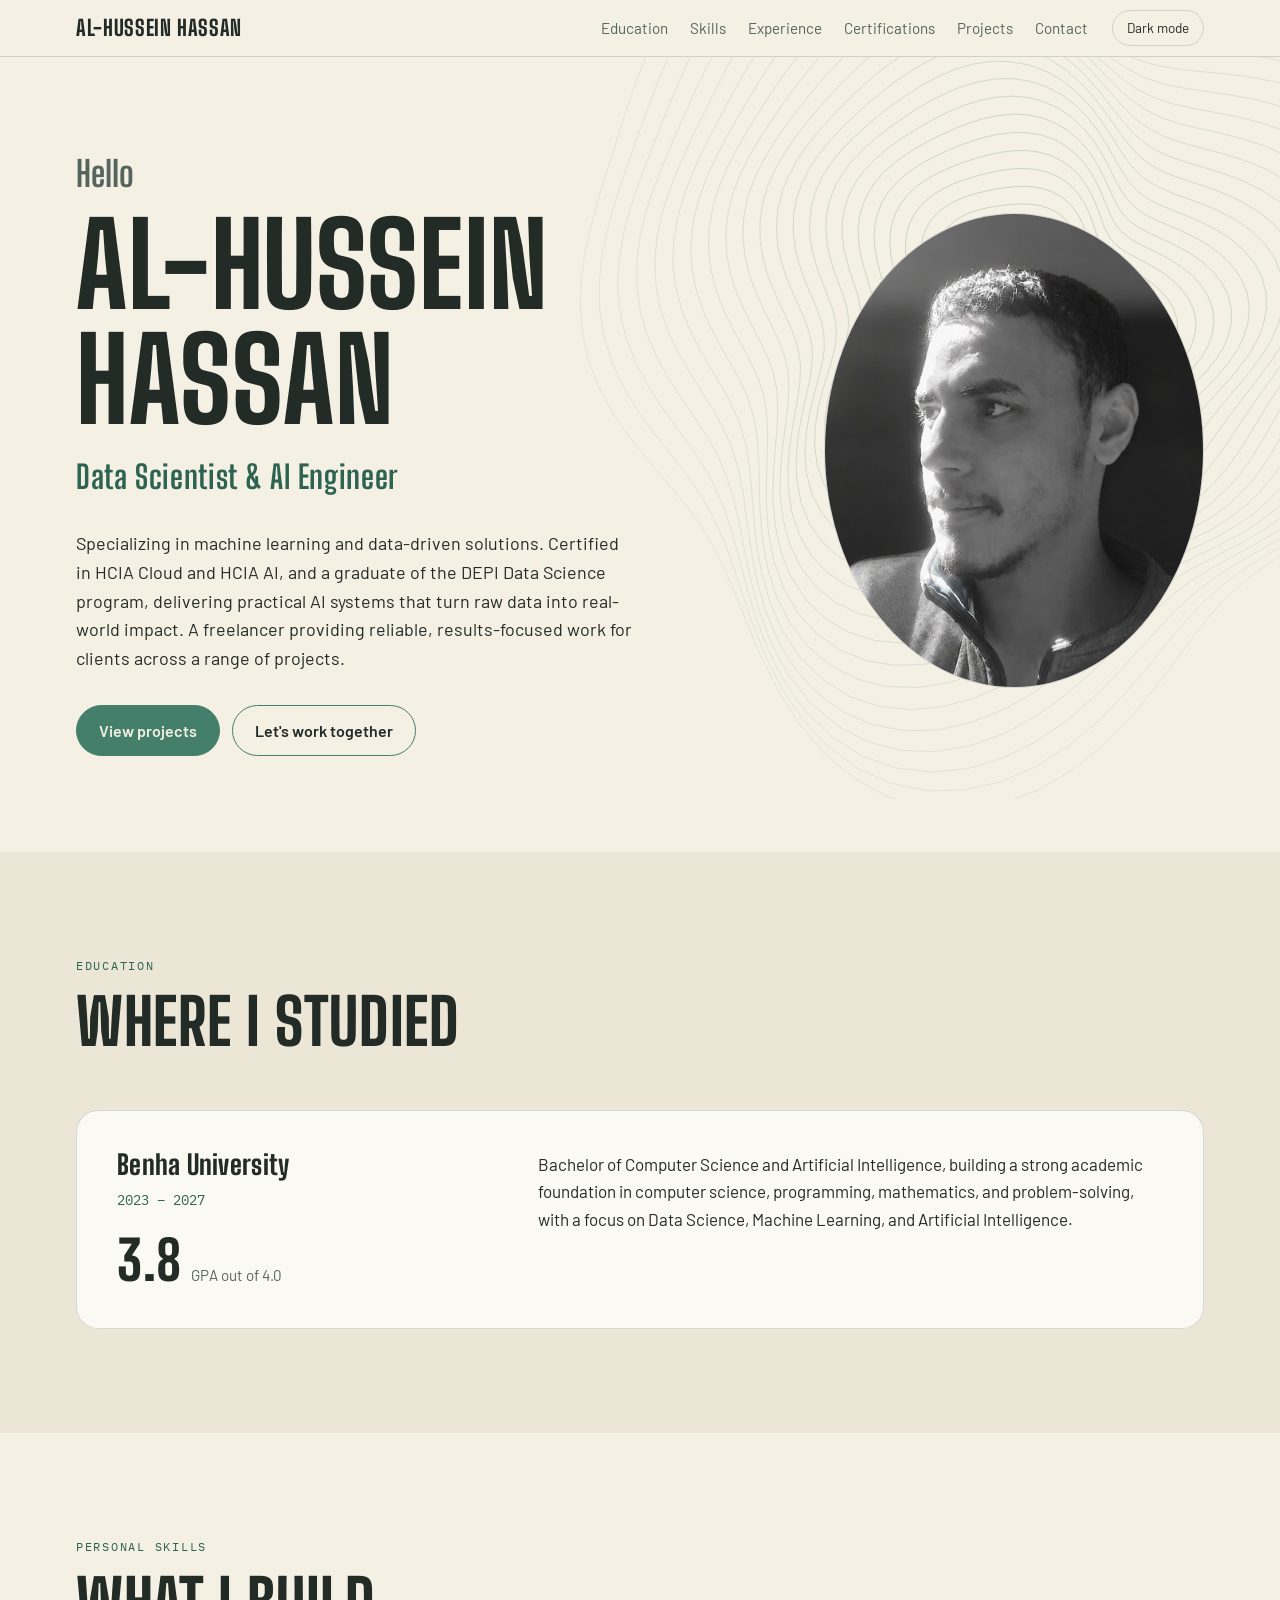
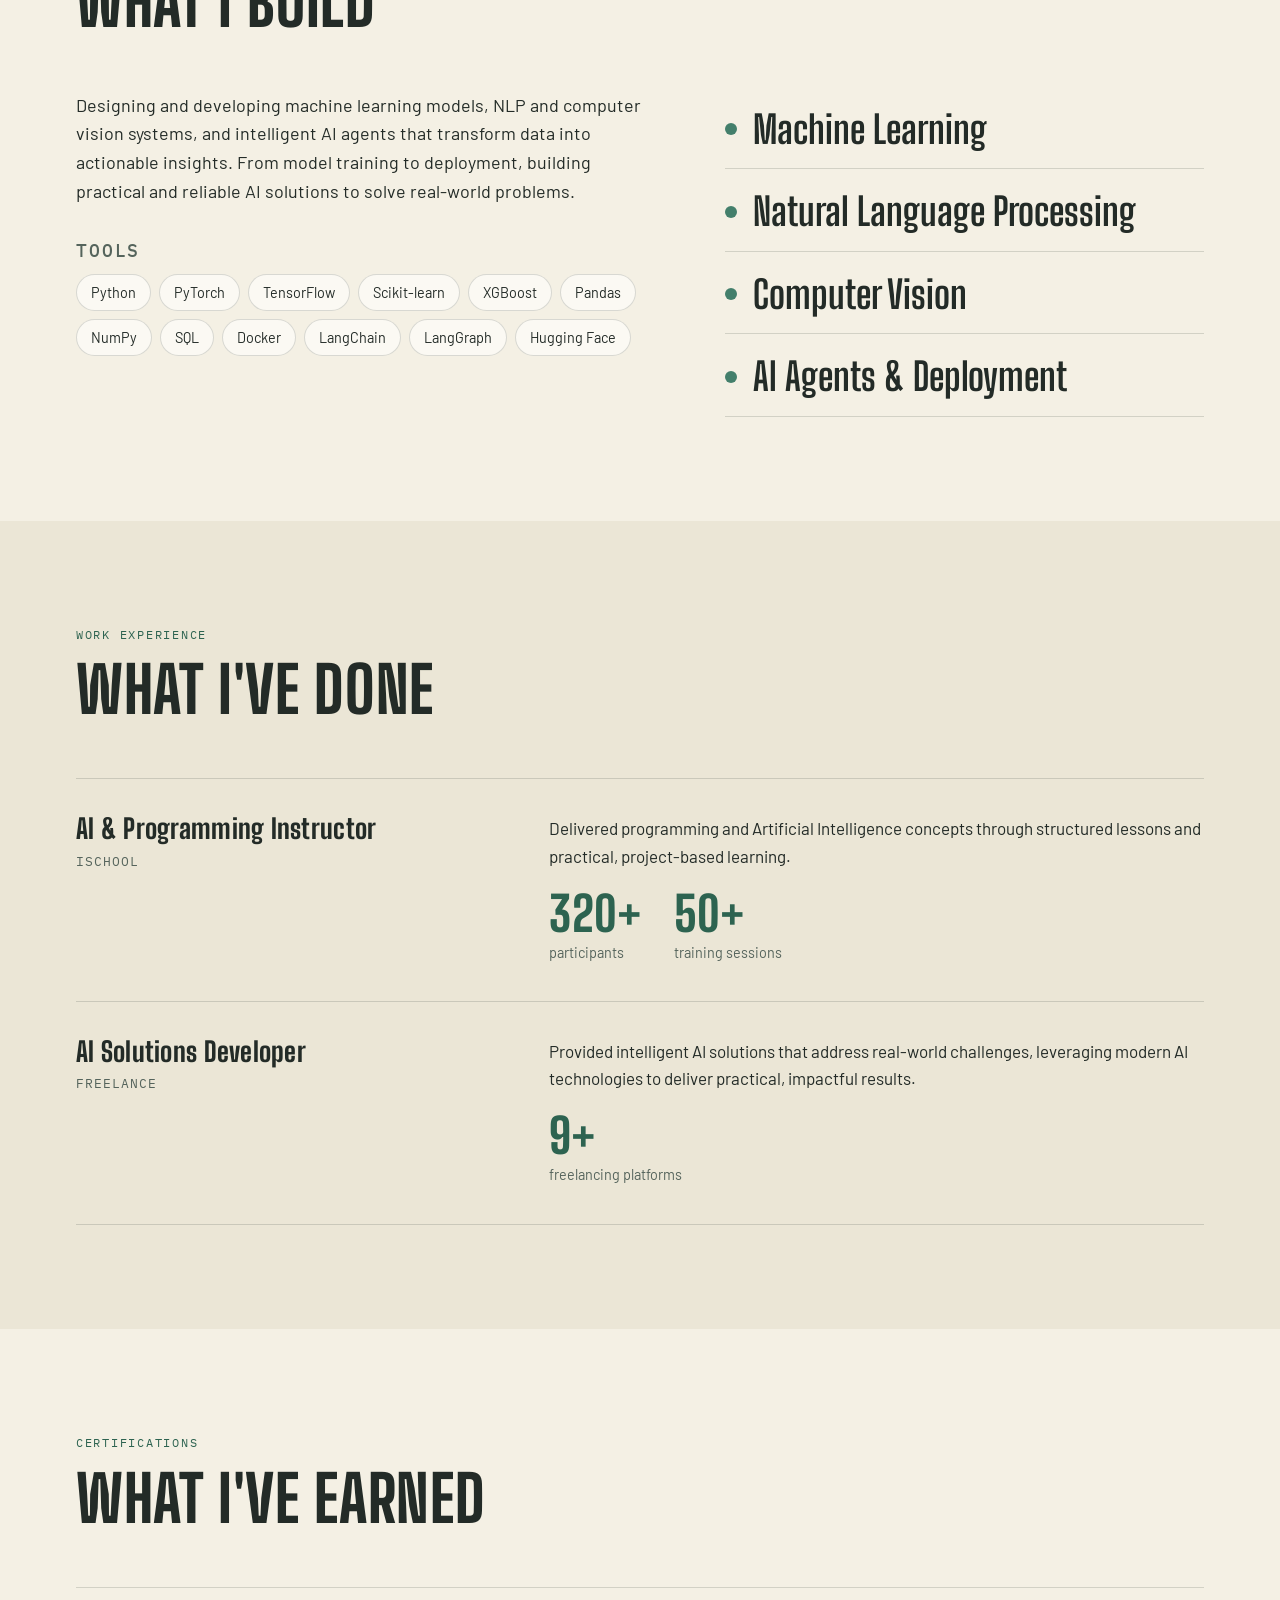
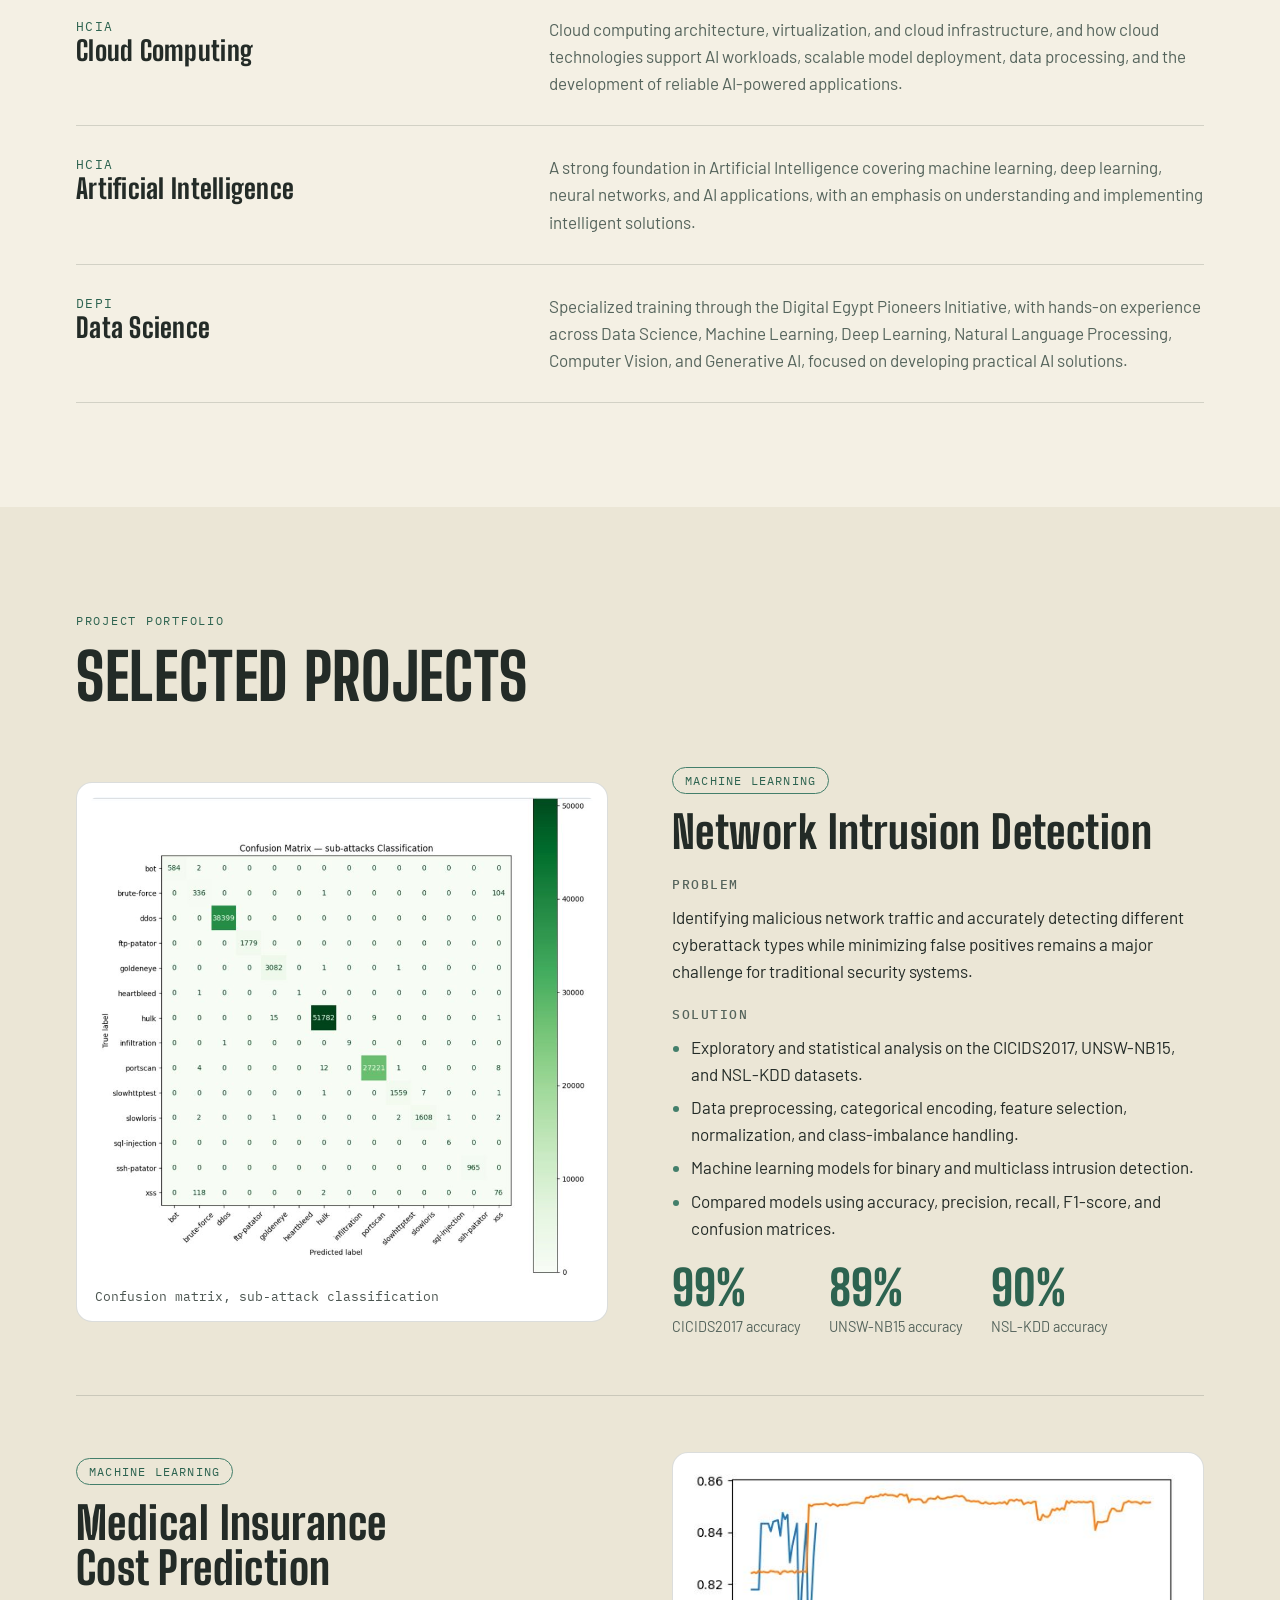
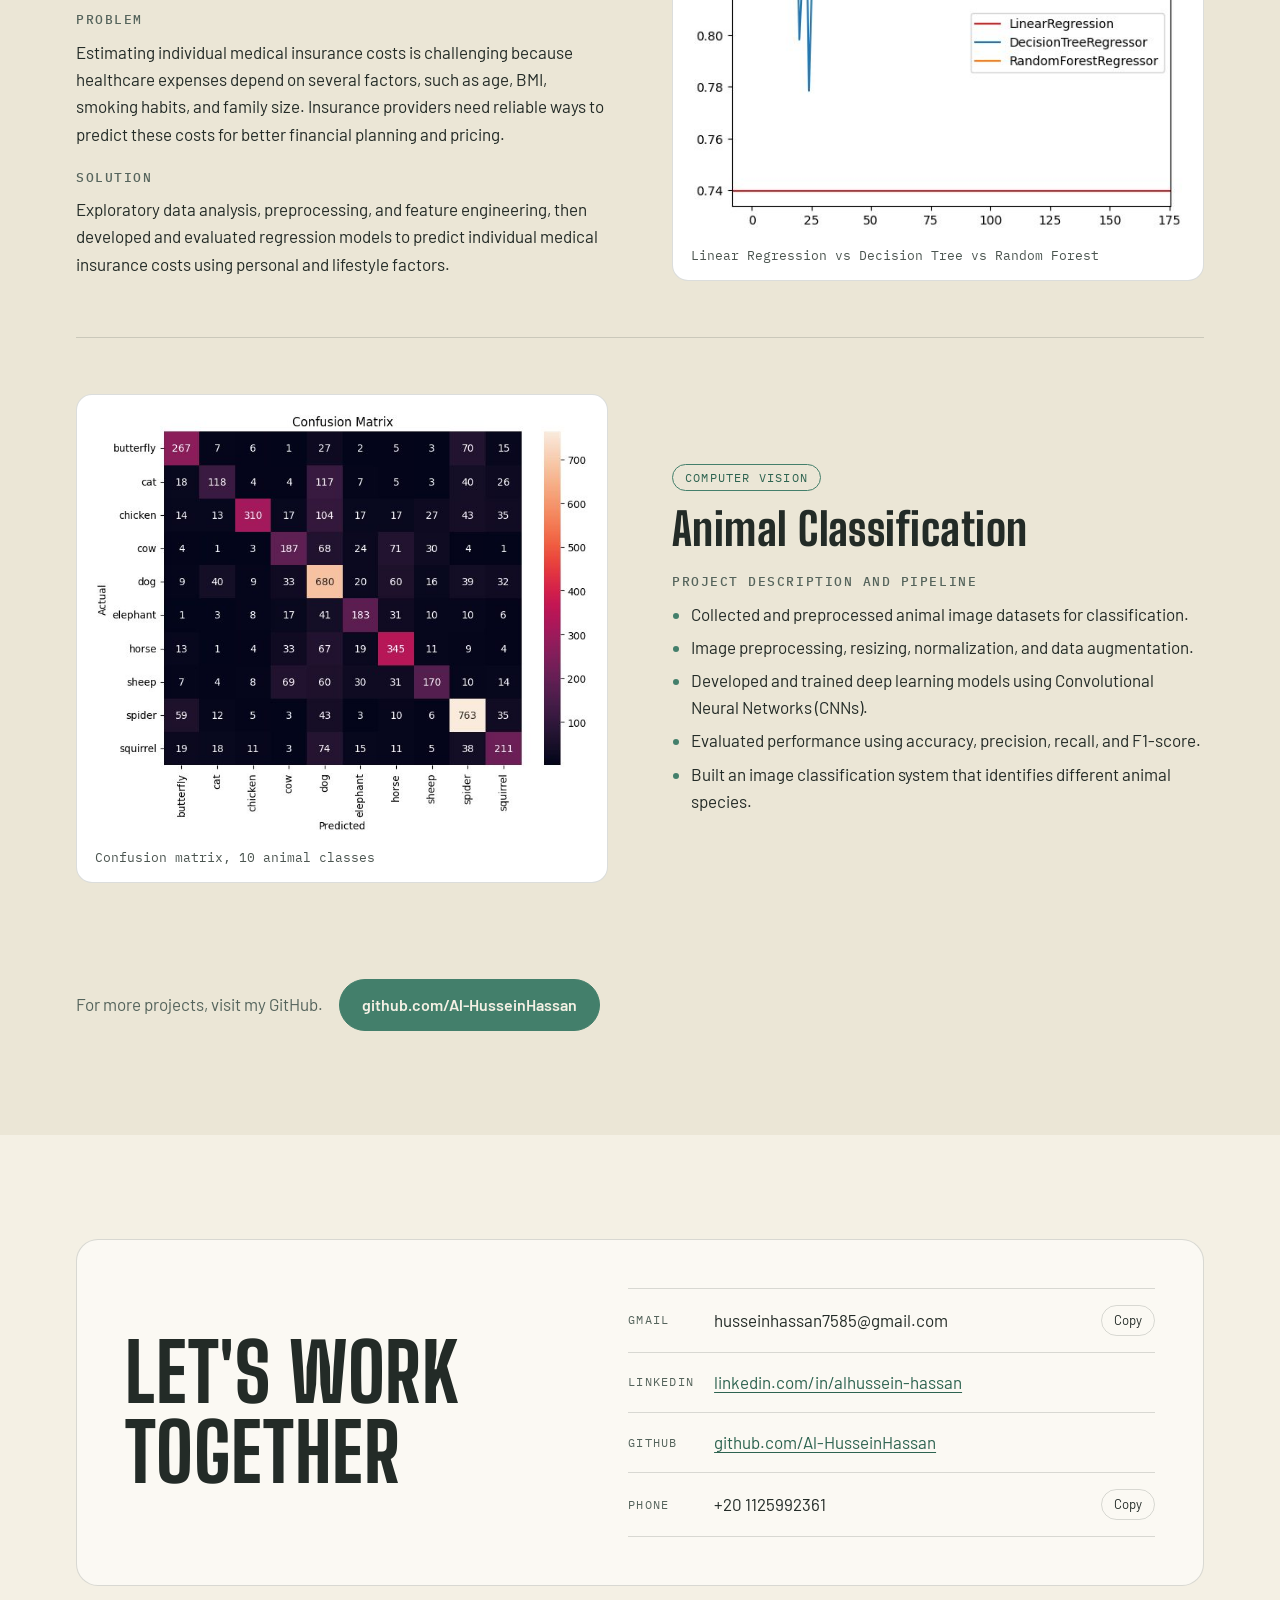
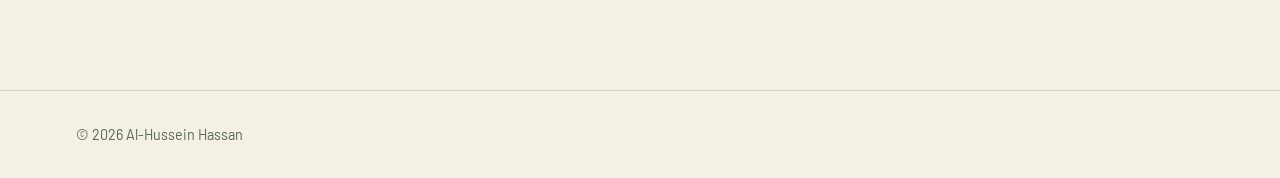
<file: index.html>
<!doctype html><html><head><meta charset=utf8><meta name=viewport content="width=device-width,initial-scale=1,viewport-fit=cover"><style>:root{color-scheme:light;box-sizing:border-box;padding-top:env(safe-area-inset-top,0px);padding-bottom:env(safe-area-inset-bottom,0px)}html{scroll-padding-top:env(safe-area-inset-top,0px)}body{margin:0;padding:0;font:14px -apple-system,BlinkMacSystemFont,sans-serif;background:#fff;color:#000}img{max-width:100%}[hidden]:not([hidden=until-found i]){display:none!important}</style></head><body>
<title>Al-Hussein Hassan Portfolio</title>
<meta name="claude:viewport-fit-sides" content="cover">
<link rel="preconnect" href="https://fonts.googleapis.com">
<link rel="stylesheet" href="https://fonts.googleapis.com/css2?family=Barlow:wght@400;500;600&family=Big+Shoulders+Display:wght@700;800;900&family=IBM+Plex+Mono:wght@400;500&display=swap">
<style>
/* Layout: one long page. Hero with contour-line motif from the deck, then
   alternating full-width bands: education, skills, experience, certifications,
   projects (image + problem/solution), contact. */
:root {
  --bg: #2f3331;
  --bg-alt: #363b38;
  --surface: #3e4440;
  --fg: #f3efe4;
  --muted: #b3bdb7;
  --accent: #6fb39b;
  --accent-text: #92d3bb;
  --accent-ink: #11201a;
  --line: rgba(243, 239, 228, 0.14);
  --frame: #f6f4ee;
  --display: "Big Shoulders Display", "Arial Narrow", Impact, sans-serif;
  --body: "Barlow", "Segoe UI", system-ui, sans-serif;
  --mono: "IBM Plex Mono", ui-monospace, Menlo, Consolas, monospace;
  color-scheme: dark;
}
@media (prefers-color-scheme: light) {
  :root:not([data-theme="dark"]) {
    --bg: #f4f0e4;
    --bg-alt: #ebe6d6;
    --surface: #fbf9f3;
    --fg: #232b27;
    --muted: #55645c;
    --accent: #437f6b;
    --accent-text: #2d6350;
    --accent-ink: #f4f0e4;
    --line: rgba(35, 43, 39, 0.16);
    --frame: #ffffff;
    color-scheme: light;
  }
}
:root[data-theme="light"] {
  --bg: #f4f0e4;
  --bg-alt: #ebe6d6;
  --surface: #fbf9f3;
  --fg: #232b27;
  --muted: #55645c;
  --accent: #437f6b;
  --accent-text: #2d6350;
  --accent-ink: #f4f0e4;
  --line: rgba(35, 43, 39, 0.16);
  --frame: #ffffff;
  color-scheme: light;
}

* { box-sizing: border-box; }
html { scroll-behavior: smooth; scroll-padding-top: 112px; }
@media (prefers-reduced-motion: reduce) { html { scroll-behavior: auto; } }
body {
  margin: 0;
  background: var(--bg);
  color: var(--fg);
  font-family: var(--body);
  font-size: 17px;
  line-height: 1.6;
  -webkit-font-smoothing: antialiased;
}
body::before {
  content: "";
  position: fixed;
  inset: 0 0 auto;
  height: env(safe-area-inset-top, 0px);
  background: var(--bg);
  z-index: 30;
}
img { max-width: 100%; display: block; }
a { color: var(--accent-text); text-underline-offset: 3px; }
a:focus-visible, button:focus-visible { outline: 2px solid var(--accent-text); outline-offset: 3px; border-radius: 6px; }

.wrap {
  max-width: 1160px;
  margin-inline: auto;
  padding-left: max(16px, env(safe-area-inset-left, 0px));
  padding-right: max(16px, env(safe-area-inset-right, 0px));
}
section { padding-block: clamp(56px, 9vw, 104px); }
.band { background: var(--bg-alt); }

h1, h2, h3 { font-family: var(--display); font-weight: 800; line-height: 1; margin: 0; text-wrap: balance; }
h2 { font-size: clamp(2.5rem, 6vw, 4rem); text-transform: uppercase; letter-spacing: 0.01em; }
h3 { font-size: 1.7rem; letter-spacing: 0.01em; }
p { margin: 0; }
.eyebrow {
  font-family: var(--mono);
  font-size: 0.78rem;
  letter-spacing: 0.14em;
  text-transform: uppercase;
  color: var(--accent-text);
  margin-bottom: 14px;
}
.lede { color: var(--muted); max-width: 62ch; }
.sec-head { display: flex; flex-direction: column; gap: 0; margin-bottom: clamp(32px, 5vw, 56px); }

/* header */
header.top {
  position: sticky;
  top: env(safe-area-inset-top, 0px);
  z-index: 20;
  background: var(--bg);
  border-bottom: 1px solid var(--line);
}
.top-in { display: flex; align-items: center; gap: 12px 24px; flex-wrap: wrap; padding-block: 10px; }
.brand { font-family: var(--display); font-weight: 800; font-size: 1.35rem; letter-spacing: 0.03em; color: var(--fg); text-decoration: none; text-transform: uppercase; }
nav.links { display: flex; gap: 22px; margin-left: auto; }
nav.links a { color: var(--muted); text-decoration: none; font-size: 0.95rem; white-space: nowrap; padding-block: 6px; }
nav.links a:hover { color: var(--fg); }
.theme-btn {
  font: inherit; font-size: 0.85rem; color: var(--fg); background: transparent;
  border: 1px solid var(--line); border-radius: 999px; padding: 6px 14px; cursor: pointer;
}
.theme-btn:hover { border-color: var(--accent); }
@media (max-width: 760px) {
  .top-in { row-gap: 4px; }
  .theme-btn { margin-left: auto; }
  nav.links { order: 3; width: 100%; margin-left: 0; overflow-x: auto; gap: 18px; padding-bottom: 4px; }
}

/* hero */
.hero { position: relative; overflow: hidden; padding-block: clamp(40px, 7vw, 88px) clamp(56px, 8vw, 96px); }
.contours { position: absolute; right: -18%; top: -30%; width: min(980px, 130vw); aspect-ratio: 1; color: var(--accent); opacity: 0.5; pointer-events: none; z-index: 0; }
.hero .wrap { position: relative; z-index: 1; }
.hero-grid { display: grid; grid-template-columns: minmax(0, 1.25fr) minmax(0, 0.75fr); gap: clamp(28px, 5vw, 72px); align-items: center; }
.hello { font-family: var(--display); font-weight: 700; font-size: clamp(1.6rem, 3vw, 2.2rem); color: var(--muted); }
h1 { font-size: clamp(3.4rem, 9.5vw, 7.2rem); text-transform: uppercase; letter-spacing: 0.005em; margin-top: 6px; }
.role { font-family: var(--display); font-weight: 700; font-size: clamp(1.4rem, 2.6vw, 2rem); color: var(--accent-text); margin-top: 14px; letter-spacing: 0.02em; }
.about { margin-top: 26px; max-width: 56ch; color: var(--fg); font-size: 1.12rem; }
.cta-row { display: flex; flex-wrap: wrap; gap: 12px; margin-top: 32px; }
.btn {
  display: inline-block; text-decoration: none; font-weight: 600; font-size: 1rem;
  padding: 12px 22px; border-radius: 999px; border: 1px solid var(--accent);
}
.btn.solid { background: var(--accent); color: var(--accent-ink); }
.btn.solid:hover { filter: brightness(1.08); }
.btn.ghost { color: var(--fg); }
.btn.ghost:hover { background: var(--surface); }
.portrait { justify-self: end; width: min(100%, 380px); aspect-ratio: 4 / 5; border-radius: 50%; overflow: hidden; border: 1px solid var(--line); background: var(--surface); }
.portrait img { width: 100%; height: 100%; object-fit: cover; object-position: 50% 30%; transform: scale(1.35); transform-origin: 92.5% 78.7%; }
@media (max-width: 820px) {
  .hero-grid { grid-template-columns: minmax(0, 1fr); }
  .portrait { justify-self: start; width: min(70%, 280px); order: -1; }
}

/* education */
.edu { background: var(--surface); border: 1px solid var(--line); border-radius: 22px; padding: clamp(22px, 4vw, 40px); display: grid; grid-template-columns: minmax(0, 0.8fr) minmax(0, 1.4fr); gap: 20px clamp(24px, 5vw, 64px); }
.edu .years { font-family: var(--mono); color: var(--accent-text); font-size: 0.9rem; margin-top: 10px; }
.edu .gpa { margin-top: 22px; display: flex; align-items: baseline; gap: 10px; }
.edu .gpa b { font-family: var(--display); font-size: 3.4rem; line-height: 1; font-weight: 800; }
.edu .gpa span { color: var(--muted); font-size: 0.95rem; }
@media (max-width: 720px) { .edu { grid-template-columns: minmax(0, 1fr); } }

/* skills */
.skills-grid { display: grid; grid-template-columns: minmax(0, 1.1fr) minmax(0, 0.9fr); gap: clamp(28px, 5vw, 72px); align-items: start; }
.skill-list { list-style: none; margin: 0; padding: 0; display: grid; gap: 4px; }
.skill-list li { display: flex; align-items: center; gap: 16px; font-family: var(--display); font-weight: 700; font-size: clamp(1.7rem, 3.4vw, 2.4rem); padding-block: 8px; border-bottom: 1px solid var(--line); }
.skill-list li::before { content: ""; width: 12px; height: 12px; border-radius: 50%; background: var(--accent); flex: none; }
.tools { margin-top: 36px; }
.tools h3 { font-size: 1.15rem; font-family: var(--mono); font-weight: 500; letter-spacing: 0.1em; text-transform: uppercase; color: var(--muted); margin-bottom: 14px; }
.chips { display: flex; flex-wrap: wrap; gap: 8px; }
.chip { font-size: 0.9rem; padding: 6px 14px; border: 1px solid var(--line); border-radius: 999px; background: var(--surface); }
@media (max-width: 820px) { .skills-grid { grid-template-columns: minmax(0, 1fr); } }

/* experience */
.xp { display: grid; }
.xp-item { display: grid; grid-template-columns: minmax(0, 1fr) minmax(0, 1.6fr); gap: 16px clamp(24px, 5vw, 64px); padding-block: 36px; border-top: 1px solid var(--line); }
.xp-item:last-child { border-bottom: 1px solid var(--line); }
.xp-stats { display: flex; flex-wrap: wrap; gap: 8px 32px; margin-top: 20px; }
.stat b { display: block; font-family: var(--display); font-weight: 800; font-size: 3rem; line-height: 1; color: var(--accent-text); }
.stat span { font-size: 0.9rem; color: var(--muted); }
.xp-item .org { font-family: var(--mono); font-size: 0.82rem; letter-spacing: 0.08em; color: var(--muted); margin-top: 8px; text-transform: uppercase; }
@media (max-width: 720px) { .xp-item { grid-template-columns: minmax(0, 1fr); } }

/* certifications */
.cert { display: grid; grid-template-columns: minmax(0, 1fr) minmax(0, 1.6fr); gap: 10px clamp(24px, 5vw, 64px); padding-block: 28px; border-top: 1px solid var(--line); }
.cert:last-child { border-bottom: 1px solid var(--line); }
.cert .issuer { font-family: var(--mono); font-size: 0.82rem; letter-spacing: 0.1em; color: var(--accent-text); }
.cert p { color: var(--muted); }
@media (max-width: 720px) { .cert { grid-template-columns: minmax(0, 1fr); } }

/* projects */
.project { display: grid; grid-template-columns: minmax(0, 1fr) minmax(0, 1fr); gap: clamp(24px, 5vw, 64px); align-items: center; padding-block: clamp(32px, 5vw, 56px); border-top: 1px solid var(--line); }
.project:first-of-type { border-top: 0; padding-top: 0; }
.project.flip .shot { order: 2; }
.shot { background: var(--frame); border-radius: 16px; padding: 14px; border: 1px solid var(--line); }
.shot img { width: 100%; height: auto; border-radius: 6px; }
.shot figcaption { color: #4b5550; font-size: 0.8rem; padding: 10px 4px 0; font-family: var(--mono); }
figure { margin: 0; }
.tag { display: inline-block; font-family: var(--mono); font-size: 0.75rem; letter-spacing: 0.1em; text-transform: uppercase; color: var(--accent-text); border: 1px solid var(--accent); border-radius: 999px; padding: 3px 12px; margin-bottom: 16px; }
.project h3 { font-size: clamp(2rem, 4vw, 2.8rem); margin-bottom: 18px; }
.project h4 { font-family: var(--mono); font-weight: 500; font-size: 0.8rem; letter-spacing: 0.12em; text-transform: uppercase; color: var(--muted); margin: 20px 0 8px; }
.project ul { margin: 0; padding-left: 1.1em; display: grid; gap: 6px; }
.project li::marker { color: var(--accent); }
.scores { display: flex; flex-wrap: wrap; gap: 8px 28px; margin-top: 22px; }
.more { margin-top: clamp(24px, 4vw, 40px); display: flex; flex-wrap: wrap; align-items: center; gap: 16px; }
@media (max-width: 820px) {
  .project { grid-template-columns: minmax(0, 1fr); }
  .project.flip .shot { order: 0; }
}

/* contact */
.contact { background: var(--surface); border: 1px solid var(--line); border-radius: 22px; padding: clamp(22px, 4vw, 48px); display: grid; grid-template-columns: minmax(0, 1fr) minmax(0, 1.2fr); gap: 28px clamp(24px, 5vw, 64px); align-items: center; }
.contact h2 { font-size: clamp(2.8rem, 7vw, 5rem); }
.rows { display: grid; gap: 0; }
.row { display: flex; align-items: center; gap: 12px; justify-content: space-between; padding-block: 16px; border-bottom: 1px solid var(--line); flex-wrap: wrap; }
.row:first-child { border-top: 1px solid var(--line); }
.row .k { font-family: var(--mono); font-size: 0.78rem; letter-spacing: 0.1em; text-transform: uppercase; color: var(--muted); min-width: 74px; }
.row .v { flex: 1 1 180px; min-width: 0; overflow-wrap: anywhere; user-select: all; }
.copy { font: inherit; font-size: 0.82rem; color: var(--fg); background: transparent; border: 1px solid var(--line); border-radius: 999px; padding: 4px 12px; cursor: pointer; }
.copy:hover { border-color: var(--accent); }
@media (max-width: 820px) { .contact { grid-template-columns: minmax(0, 1fr); } }

footer { padding-block: 32px; border-top: 1px solid var(--line); color: var(--muted); font-size: 0.9rem; }
</style>

<header class="top">
  <div class="wrap top-in">
    <a class="brand" href="#top">Al-Hussein Hassan</a>
    <nav class="links" aria-label="Sections">
      <a href="#education">Education</a>
      <a href="#skills">Skills</a>
      <a href="#experience">Experience</a>
      <a href="#certifications">Certifications</a>
      <a href="#projects">Projects</a>
      <a href="#contact">Contact</a>
    </nav>
    <button class="theme-btn" id="themeBtn" type="button" aria-label="Switch between light and dark theme">Theme</button>
  </div>
</header>

<main id="top">
  <section class="hero">
    <svg class="contours" id="contours" viewBox="-450 -450 900 900" aria-hidden="true" focusable="false"></svg>
    <div class="wrap">
      <div class="hero-grid">
        <div>
          <p class="hello">Hello</p>
          <h1>Al-Hussein Hassan</h1>
          <p class="role">Data Scientist &amp; AI Engineer</p>
          <p class="about">Specializing in machine learning and data-driven solutions. Certified in HCIA Cloud and HCIA AI, and a graduate of the DEPI Data Science program, delivering practical AI systems that turn raw data into real-world impact. A freelancer providing reliable, results-focused work for clients across a range of projects.</p>
          <div class="cta-row">
            <a class="btn solid" href="#projects">View projects</a>
            <a class="btn ghost" href="#contact">Let's work together</a>
          </div>
        </div>
        <div class="portrait"><img src="[data-uri]" alt="Portrait of Al-Hussein Hassan" width="640" height="853"></div>
      </div>
    </div>
  </section>

  <section id="education" class="band">
    <div class="wrap">
      <div class="sec-head"><p class="eyebrow">Education</p><h2>Where I studied</h2></div>
      <div class="edu">
        <div>
          <h3>Benha University</h3>
          <p class="years">2023 – 2027</p>
          <div class="gpa"><b>3.8</b><span>GPA out of 4.0</span></div>
        </div>
        <p class="lede" style="color: var(--fg)">Bachelor of Computer Science and Artificial Intelligence, building a strong academic foundation in computer science, programming, mathematics, and problem-solving, with a focus on Data Science, Machine Learning, and Artificial Intelligence.</p>
      </div>
    </div>
  </section>

  <section id="skills">
    <div class="wrap">
      <div class="sec-head"><p class="eyebrow">Personal skills</p><h2>What I build</h2></div>
      <div class="skills-grid">
        <div>
          <p class="lede" style="color: var(--fg); font-size: 1.12rem">Designing and developing machine learning models, NLP and computer vision systems, and intelligent AI agents that transform data into actionable insights. From model training to deployment, building practical and reliable AI solutions to solve real-world problems.</p>
          <div class="tools">
            <h3>Tools</h3>
            <div class="chips">
              <span class="chip">Python</span><span class="chip">PyTorch</span><span class="chip">TensorFlow</span><span class="chip">Scikit-learn</span><span class="chip">XGBoost</span><span class="chip">Pandas</span><span class="chip">NumPy</span><span class="chip">SQL</span><span class="chip">Docker</span><span class="chip">LangChain</span><span class="chip">LangGraph</span><span class="chip">Hugging Face</span>
            </div>
          </div>
        </div>
        <ul class="skill-list">
          <li>Machine Learning</li>
          <li>Natural Language Processing</li>
          <li>Computer Vision</li>
          <li>AI Agents &amp; Deployment</li>
        </ul>
      </div>
    </div>
  </section>

  <section id="experience" class="band">
    <div class="wrap">
      <div class="sec-head"><p class="eyebrow">Work experience</p><h2>What I've done</h2></div>
      <div class="xp">
        <article class="xp-item">
          <div>
            <h3>AI &amp; Programming Instructor</h3>
            <p class="org">iSchool</p>
          </div>
          <div>
            <p>Delivered programming and Artificial Intelligence concepts through structured lessons and practical, project-based learning.</p>
            <div class="xp-stats">
              <div class="stat"><b>320+</b><span>participants</span></div>
              <div class="stat"><b>50+</b><span>training sessions</span></div>
            </div>
          </div>
        </article>
        <article class="xp-item">
          <div>
            <h3>AI Solutions Developer</h3>
            <p class="org">Freelance</p>
          </div>
          <div>
            <p>Provided intelligent AI solutions that address real-world challenges, leveraging modern AI technologies to deliver practical, impactful results.</p>
            <div class="xp-stats">
              <div class="stat"><b>9+</b><span>freelancing platforms</span></div>
            </div>
          </div>
        </article>
      </div>
    </div>
  </section>

  <section id="certifications">
    <div class="wrap">
      <div class="sec-head"><p class="eyebrow">Certifications</p><h2>What I've earned</h2></div>
      <div>
        <article class="cert">
          <div><p class="issuer">HCIA</p><h3>Cloud Computing</h3></div>
          <p>Cloud computing architecture, virtualization, and cloud infrastructure, and how cloud technologies support AI workloads, scalable model deployment, data processing, and the development of reliable AI-powered applications.</p>
        </article>
        <article class="cert">
          <div><p class="issuer">HCIA</p><h3>Artificial Intelligence</h3></div>
          <p>A strong foundation in Artificial Intelligence covering machine learning, deep learning, neural networks, and AI applications, with an emphasis on understanding and implementing intelligent solutions.</p>
        </article>
        <article class="cert">
          <div><p class="issuer">DEPI</p><h3>Data Science</h3></div>
          <p>Specialized training through the Digital Egypt Pioneers Initiative, with hands-on experience across Data Science, Machine Learning, Deep Learning, Natural Language Processing, Computer Vision, and Generative AI, focused on developing practical AI solutions.</p>
        </article>
      </div>
    </div>
  </section>

  <section id="projects" class="band">
    <div class="wrap">
      <div class="sec-head"><p class="eyebrow">Project portfolio</p><h2>Selected projects</h2></div>

      <article class="project">
        <figure class="shot">
          <img src="[data-uri]" alt="Confusion matrix for sub-attack classification on the network intrusion data" width="900" height="860" loading="lazy">
          <figcaption>Confusion matrix, sub-attack classification</figcaption>
        </figure>
        <div>
          <span class="tag">Machine Learning</span>
          <h3>Network Intrusion Detection</h3>
          <h4>Problem</h4>
          <p>Identifying malicious network traffic and accurately detecting different cyberattack types while minimizing false positives remains a major challenge for traditional security systems.</p>
          <h4>Solution</h4>
          <ul>
            <li>Exploratory and statistical analysis on the CICIDS2017, UNSW-NB15, and NSL-KDD datasets.</li>
            <li>Data preprocessing, categorical encoding, feature selection, normalization, and class-imbalance handling.</li>
            <li>Machine learning models for binary and multiclass intrusion detection.</li>
            <li>Compared models using accuracy, precision, recall, F1-score, and confusion matrices.</li>
          </ul>
          <div class="scores">
            <div class="stat"><b>99%</b><span>CICIDS2017 accuracy</span></div>
            <div class="stat"><b>89%</b><span>UNSW-NB15 accuracy</span></div>
            <div class="stat"><b>90%</b><span>NSL-KDD accuracy</span></div>
          </div>
        </div>
      </article>

      <article class="project flip">
        <figure class="shot">
          <img src="[data-uri]" alt="Line chart comparing scores of linear regression, decision tree and random forest regressors" width="568" height="417" loading="lazy">
          <figcaption>Linear Regression vs Decision Tree vs Random Forest</figcaption>
        </figure>
        <div>
          <span class="tag">Machine Learning</span>
          <h3>Medical Insurance Cost Prediction</h3>
          <h4>Problem</h4>
          <p>Estimating individual medical insurance costs is challenging because healthcare expenses depend on several factors, such as age, BMI, smoking habits, and family size. Insurance providers need reliable ways to predict these costs for better financial planning and pricing.</p>
          <h4>Solution</h4>
          <p>Exploratory data analysis, preprocessing, and feature engineering, then developed and evaluated regression models to predict individual medical insurance costs using personal and lifestyle factors.</p>
        </div>
      </article>

      <article class="project">
        <figure class="shot">
          <img src="[data-uri]" alt="Confusion matrix for the ten-class animal image classifier" width="696" height="594" loading="lazy">
          <figcaption>Confusion matrix, 10 animal classes</figcaption>
        </figure>
        <div>
          <span class="tag">Computer Vision</span>
          <h3>Animal Classification</h3>
          <h4>Project description and pipeline</h4>
          <ul>
            <li>Collected and preprocessed animal image datasets for classification.</li>
            <li>Image preprocessing, resizing, normalization, and data augmentation.</li>
            <li>Developed and trained deep learning models using Convolutional Neural Networks (CNNs).</li>
            <li>Evaluated performance using accuracy, precision, recall, and F1-score.</li>
            <li>Built an image classification system that identifies different animal species.</li>
          </ul>
        </div>
      </article>

      <div class="more">
        <p class="lede">For more projects, visit my GitHub.</p>
        <a class="btn solid" href="https://github.com/Al-HusseinHassan" target="_blank" rel="noopener">github.com/Al-HusseinHassan</a>
      </div>
    </div>
  </section>

  <section id="contact">
    <div class="wrap">
      <div class="contact">
        <h2>Let's work together</h2>
        <div class="rows">
          <div class="row"><span class="k">Gmail</span><span class="v" id="mail">husseinhassan7585@gmail.com</span><button class="copy" type="button" data-copy="mail">Copy</button></div>
          <div class="row"><span class="k">LinkedIn</span><a class="v" href="https://www.linkedin.com/in/alhussein-hassan/" target="_blank" rel="noopener">linkedin.com/in/alhussein-hassan</a></div>
          <div class="row"><span class="k">GitHub</span><a class="v" href="https://github.com/Al-HusseinHassan" target="_blank" rel="noopener">github.com/Al-HusseinHassan</a></div>
          <div class="row"><span class="k">Phone</span><span class="v" id="phone">+20 1125992361</span><button class="copy" type="button" data-copy="phone">Copy</button></div>
        </div>
      </div>
    </div>
  </section>
</main>

<footer>
  <div class="wrap">© 2026 Al-Hussein Hassan</div>
</footer>

<script>
(function () {
  // Contour-line motif, echoing the deck background
  var svg = document.getElementById('contours');
  if (svg) {
    var out = '';
    for (var i = 0; i < 26; i++) {
      var r = 36 + i * 15, s = i * 0.11, d = '';
      for (var a = 0; a <= 360; a += 4) {
        var t = a * Math.PI / 180;
        var k = 1 + 0.13 * Math.sin(3 * t + s) + 0.07 * Math.sin(5 * t + 2 * s) + 0.045 * Math.sin(2 * t - s);
        var x = (r * k * Math.cos(t)).toFixed(1), y = (r * k * Math.sin(t) * 0.92).toFixed(1);
        d += (a === 0 ? 'M' : 'L') + x + ' ' + y;
      }
      out += '<path d="' + d + 'Z" fill="none" stroke="currentColor" stroke-width="1" vector-effect="non-scaling-stroke" opacity="' + (0.55 - i * 0.015).toFixed(2) + '"/>';
    }
    svg.innerHTML = out;
  }

  // Theme toggle
  var root = document.documentElement, btn = document.getElementById('themeBtn');
  function current() {
    var t = root.getAttribute('data-theme');
    if (t) return t;
    return window.matchMedia && window.matchMedia('(prefers-color-scheme: light)').matches ? 'light' : 'dark';
  }
  function label() { btn.textContent = current() === 'dark' ? 'Light mode' : 'Dark mode'; }
  try { var saved = localStorage.getItem('portfolio-theme'); if (saved) root.setAttribute('data-theme', saved); } catch (e) {}
  label();
  btn.addEventListener('click', function () {
    var next = current() === 'dark' ? 'light' : 'dark';
    root.setAttribute('data-theme', next);
    try { localStorage.setItem('portfolio-theme', next); } catch (e) {}
    label();
  });

  // Copy buttons
  document.querySelectorAll('.copy').forEach(function (b) {
    b.addEventListener('click', function () {
      var el = document.getElementById(b.getAttribute('data-copy'));
      var text = el.textContent.trim();
      function done() { b.textContent = 'Copied'; setTimeout(function () { b.textContent = 'Copy'; }, 1500); }
      function fallback() {
        var r = document.createRange(); r.selectNodeContents(el);
        var s = window.getSelection(); s.removeAllRanges(); s.addRange(r);
        b.textContent = 'Selected';
        setTimeout(function () { b.textContent = 'Copy'; }, 1500);
      }
      if (navigator.clipboard && navigator.clipboard.writeText) {
        navigator.clipboard.writeText(text).then(done, fallback);
      } else { fallback(); }
    });
  });
})();
</script>

</body></html>
</file>
